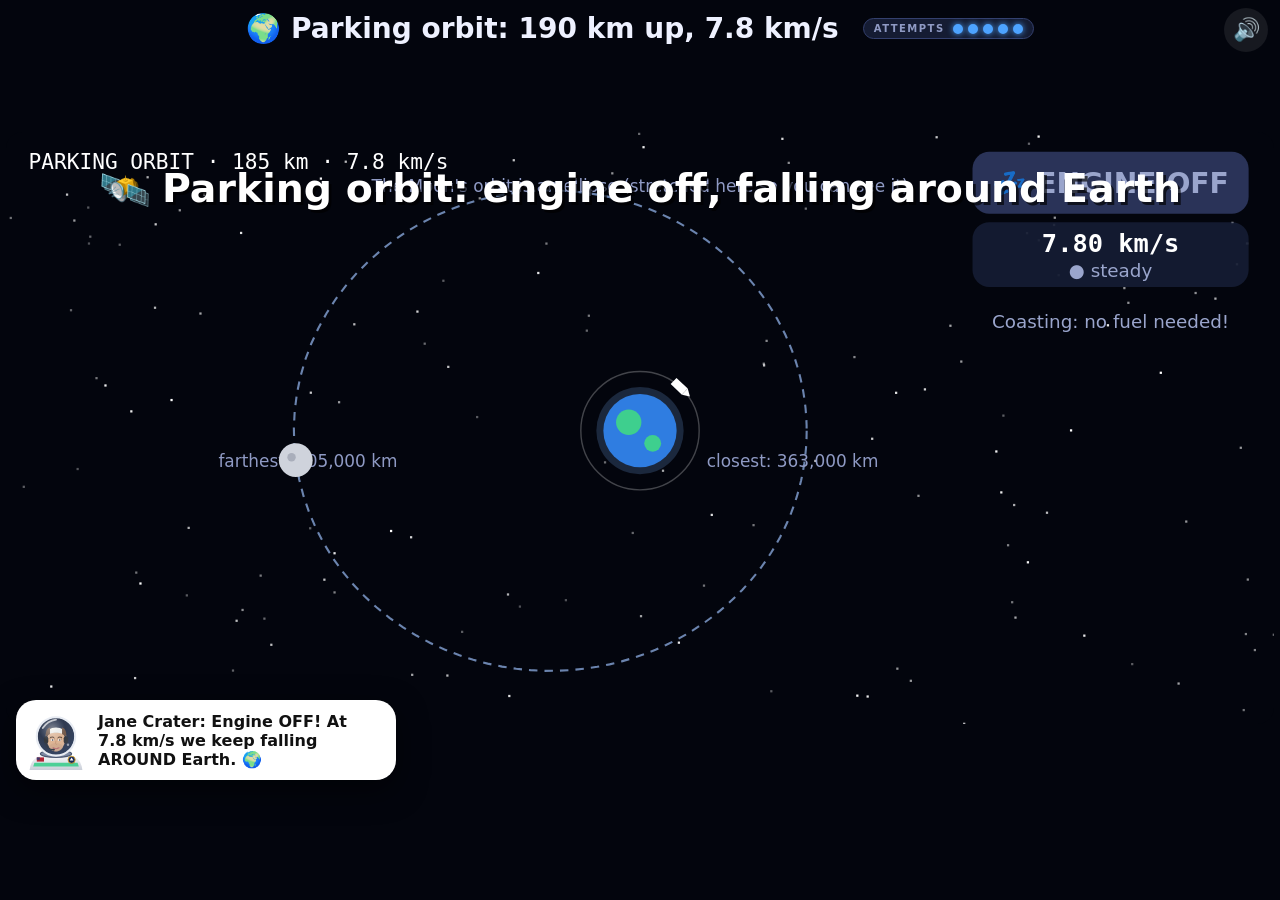
<file: 2d/flight2d.html>
<!DOCTYPE html>
<html lang="en">
<head>
  <meta charset="UTF-8">
  <meta name="viewport" content="width=device-width, initial-scale=1.0">
  <title>Mission Control: Moon (2D orbits)</title>
  <style>body{background:#03050d}</style>
  <link rel="stylesheet" href="style.css?v=20">
</head>
<body>
  <!-- HUD: money + mass, always on top -->
  <header id="hud" class="hidden">
    <div class="hud-item">💰 <b id="hudMoney">$5.0B</b>
      <div class="meter"><div id="hudMoneyBar"></div></div>
    </div>
    <div class="hud-item">⚖️ <b id="hudMass">0 t</b></div>
    <div class="hud-item" id="hudGoal"></div>
  </header>

  <!-- Every screen is drawn into here by game.js -->
  <main id="app"></main>

  <!-- Character speech bubble -->
  <div id="bubble" class="hidden">
    <div id="bubbleFace"></div>
    <div id="bubbleText"></div>
  </div>

  <!-- Pop-up card for events -->
  <div id="modal" class="hidden"><div id="modalBox"></div></div>

  <!-- Sound on/off button -->
  <button id="muteBtn" onclick="this.textContent = sfx.toggle() ? '🔇' : '🔊'">🔊</button>

  <script src="sound.js?v=20"></script>
  <script src="game.js?v=20"></script>
  <script src="assembly.js?v=20"></script>
  <script src="flight.js?v=21"></script>
  <script src="launchday.js?v=20"></script>
  <script src="space.js?v=20"></script>
  <script src="moon.js?v=20"></script>
  <script src="artemis.js?v=20"></script>
  <script src="cb-logic.js?v=20"></script>
  <script src="cb-view.js?v=20"></script>
  <script src="bridge.js?v=8"></script>
</body>
</html>
</file>
<file: 2d/style.css>
:root {
  --bg: #070b1a;
  --panel: #121a35;
  --tile: #1a2448;
  --text: #eef1ff;
  --muted: #8f9ac4;
  --accent: #4da3ff;
  --good: #3ecf8e;
  --warn: #ffb547;
  --bad: #ff5c6c;
  --fuel: #ff8a3d;
}

* { box-sizing: border-box; }
body {
  margin: 0; min-height: 100vh; overflow-x: hidden;
  font-family: system-ui, -apple-system, "Segoe UI", sans-serif;
  color: var(--text);
  background: var(--bg) radial-gradient(ellipse at 70% -10%, #23336e 0%, transparent 60%);
  user-select: none;
}
/* twinkling stars in the background */
body::before {
  content: ""; position: fixed; inset: 0; z-index: -1; opacity: .6;
  background-image:
    radial-gradient(1.5px 1.5px at 10% 20%, #fff, transparent),
    radial-gradient(1px 1px at 30% 70%, #fff, transparent),
    radial-gradient(1.5px 1.5px at 55% 35%, #fff, transparent),
    radial-gradient(1px 1px at 75% 80%, #fff, transparent),
    radial-gradient(1.5px 1.5px at 90% 15%, #fff, transparent),
    radial-gradient(1px 1px at 45% 90%, #fff, transparent);
  animation: twinkle 4s infinite alternate;
}
@keyframes twinkle { to { opacity: .25; } }

.hidden { display: none !important; }

/* ===== HUD ===== */
#hud {
  position: sticky; top: 0; z-index: 20;
  display: flex; gap: 28px; justify-content: center; align-items: center;
  padding: 10px; background: #070b1aee; border-bottom: 1px solid #22305e; font-size: 18px;
}
.hud-item { display: flex; align-items: center; gap: 8px; }
.meter { width: 120px; height: 10px; background: #0006; border-radius: 6px; overflow: hidden; }
.meter div { height: 100%; background: var(--good); transition: width .4s, background .4s; }

main { max-width: 1100px; margin: 0 auto; padding: 20px 16px 140px; }

h1.title { font-size: clamp(36px, 7vw, 72px); margin: 40px 0 0; text-align: center; letter-spacing: 1px; }
h2 { text-align: center; font-size: 28px; margin: 10px 0 20px; }
.center { text-align: center; }
.sub { color: var(--muted); text-align: center; font-size: 18px; }

/* ===== Buttons ===== */
.btn {
  border: 0; border-radius: 14px; padding: 16px 34px; font-size: 22px; font-weight: 800;
  cursor: pointer; background: var(--accent); color: #fff; box-shadow: 0 6px 0 #2a6fc0;
  transition: transform .08s;
}
.btn:active { transform: translateY(4px); box-shadow: 0 2px 0 #2a6fc0; }
.btn.big { font-size: 32px; padding: 20px 60px; }
.btn.go { background: var(--good); box-shadow: 0 6px 0 #22935f; }
.btn.ghost { background: transparent; box-shadow: none; border: 2px solid #34406e; color: var(--muted); }
.btn:disabled { opacity: .4; }
.actions { display: flex; gap: 14px; justify-content: center; margin-top: 26px; flex-wrap: wrap; }

/* ===== Crew faces ===== */
.crew-row { display: flex; justify-content: center; gap: 18px; flex-wrap: wrap; margin: 30px 0; }
.face { text-align: center; cursor: pointer; transition: transform .15s, opacity .2s; }
.face svg { width: 90px; height: 90px; display: block; margin: auto; }
.face .nm { font-weight: 700; }
.face .rl { font-size: 12px; color: var(--muted); }
.face.off { opacity: .3; filter: grayscale(1); }
.face:hover { transform: scale(1.07); }
.bounce { animation: bounce 1.6s infinite; }
@keyframes bounce { 50% { transform: translateY(-8px); } }

/* ===== Big mission tiles ===== */
.tiles { display: grid; grid-template-columns: repeat(auto-fit, minmax(230px, 1fr)); gap: 18px; }
.mtile {
  background: var(--tile); border-radius: 20px; padding: 26px; text-align: center; cursor: pointer;
  border: 3px solid transparent; transition: transform .15s, border-color .15s;
}
.mtile:hover { transform: translateY(-6px); border-color: var(--accent); }
.mtile .ico { font-size: 70px; }
.mtile .nm { font-size: 22px; font-weight: 800; margin-top: 6px; }
.stars { color: var(--warn); font-size: 22px; letter-spacing: 2px; }

/* ===== Build screen ===== */
.build { display: grid; grid-template-columns: 300px 1fr; gap: 24px; align-items: start; }
@media (max-width: 820px) { .build { grid-template-columns: 1fr; } }
.ship-box { background: var(--panel); border-radius: 20px; padding: 12px; position: sticky; top: 70px; text-align: center; }
.ship-box svg { width: 100%; height: 420px; }
.ship-total { font-size: 15px; color: var(--muted); }
.legend { display: flex; justify-content: center; gap: 10px; font-size: 12px; color: var(--muted); }
.legend i { display: inline-block; width: 10px; height: 10px; border-radius: 3px; margin-right: 3px; vertical-align: middle; }

.group { margin-bottom: 14px; }
.group h3 { margin: 0 0 8px; font-size: 14px; color: var(--muted); text-transform: uppercase; letter-spacing: 1px; }
.parts { display: flex; flex-wrap: wrap; gap: 10px; }
.part {
  background: var(--tile); border-radius: 14px; width: 110px; padding: 10px 6px; text-align: center;
  cursor: pointer; border: 3px solid transparent; position: relative; transition: transform .1s;
}
.part:hover { transform: scale(1.05); }
.part.on { border-color: var(--good); background: #1c3a3a; }
.part.lock { opacity: .25; cursor: not-allowed; }
.part .ico { font-size: 34px; }
.part .nm { font-size: 13px; font-weight: 700; }
.part .kg { font-size: 11px; color: var(--muted); }
.part .tick { position: absolute; top: 4px; right: 6px; font-size: 14px; }

.spare { display: flex; align-items: center; gap: 12px; }
.spare button { width: 40px; height: 40px; border-radius: 10px; border: 0; font-size: 22px; background: var(--tile); color: #fff; cursor: pointer; }
.spare b { font-size: 22px; min-width: 50px; text-align: center; }

/* floating "+1,200 kg fuel" text */
.pop {
  position: fixed; z-index: 50; font-weight: 800; font-size: 20px; pointer-events: none;
  animation: floatUp 1.4s ease-out forwards; text-shadow: 0 2px 6px #000;
}
@keyframes floatUp { to { transform: translateY(-70px); opacity: 0; } }

/* ===== Rocket screen ===== */
.rockets { display: flex; justify-content: center; align-items: flex-end; gap: 18px; flex-wrap: wrap; }
.rk { text-align: center; cursor: pointer; padding: 10px; border-radius: 16px; border: 3px solid transparent; transition: transform .15s; width: 150px; }
.rk:hover { transform: translateY(-6px); }
.rk.sel { border-color: var(--accent); background: #ffffff0d; }
.rk svg { display: block; margin: auto; }
.rk .nm { font-weight: 800; }
.rk .price { color: var(--warn); font-weight: 700; }
.rk .cap { font-size: 12px; color: var(--muted); }
.rk .verdict { font-size: 26px; height: 32px; }
.rk.shake svg { animation: shake .4s; }
@keyframes shake { 25% { transform: translateX(-5px); } 75% { transform: translateX(5px); } }

/* ===== Flight ===== */
canvas { width: 100%; max-width: 900px; display: block; margin: auto; border-radius: 20px; background: #03050d; }

/* ===== Speech bubble ===== */
#bubble {
  position: fixed; left: 50%; bottom: 18px; transform: translateX(-50%); z-index: 30;
  display: flex; align-items: center; gap: 12px; max-width: 640px; width: calc(100% - 32px);
  background: #fff; color: #111; border-radius: 20px; padding: 10px 18px 10px 10px;
  box-shadow: 0 10px 30px #0008; font-size: 18px; font-weight: 600;
  animation: pop .25s;
}
#bubbleFace svg { width: 60px; height: 60px; display: block; }
@keyframes pop { from { transform: translateX(-50%) scale(.8); opacity: 0; } }

/* ===== Modal (events) ===== */
#modal { position: fixed; inset: 0; z-index: 40; background: #000a; display: flex; align-items: center; justify-content: center; padding: 16px; }
#modalBox { background: var(--panel); border-radius: 22px; padding: 26px; max-width: 480px; width: 100%; text-align: center; animation: pop2 .25s; }
@keyframes pop2 { from { transform: scale(.8); opacity: 0; } }
#modalBox .ico { font-size: 70px; }
#modalBox .choices { display: grid; gap: 10px; margin-top: 16px; }
#modalBox .choices button { font-size: 18px; padding: 14px; }

#muteBtn { position: fixed; top: 8px; right: 12px; z-index: 60; background: #ffffff14; border: 0; border-radius: 50%; width: 44px; height: 44px; font-size: 22px; cursor: pointer; }

/* ===== Orbit mini-game controls ===== */
.ctrl { display: flex; justify-content: center; align-items: center; gap: 20px; margin-top: 14px; flex-wrap: wrap; }
#brakeBtn { background: var(--bad); box-shadow: 0 6px 0 #b03040; font-size: 26px; padding: 18px 50px; touch-action: none; }
#brakeBtn.firing { transform: translateY(4px); box-shadow: 0 2px 0 #b03040; background: #ff7a86; }
.fuelbox { min-width: 200px; }
.fuelbox .meter { width: 200px; height: 16px; }
.fuelbox .meter div { background: var(--fuel); }
.tip { text-align: center; color: var(--muted); font-size: 16px; margin-top: 8px; }
.shake-screen { animation: shake .15s infinite; }

/* ===== Report ===== */
.result { font-size: 46px; font-weight: 900; text-align: center; }
.result.good { color: var(--good); } .result.bad { color: var(--bad); }
.bigstars { color: var(--warn); font-size: 60px; text-align: center; letter-spacing: 8px; }
.bigstars .dim { color: #ffffff22; }
.score { text-align: center; font-size: 22px; color: var(--muted); }
.why { display: grid; gap: 12px; max-width: 640px; margin: 20px auto; }
.whycard { display: flex; gap: 14px; align-items: center; background: var(--tile); border-radius: 16px; padding: 14px 18px; font-size: 18px; border-left: 6px solid var(--accent); }
.whycard .ico { font-size: 36px; }
.whycard.good { border-color: var(--good); } .whycard.bad { border-color: var(--bad); } .whycard.warn { border-color: var(--warn); }
details { max-width: 640px; margin: 0 auto; color: var(--muted); }
summary { cursor: pointer; text-align: center; }

/* ===== GO/NO-GO poll ===== */
.poll { position: absolute; top: 14px; left: 50%; transform: translateX(-50%); width: min(420px, 90%); pointer-events: none; }
.poll-title { background: #000b; padding: 8px 14px; border-radius: 10px; font-weight: 800; margin-bottom: 6px; text-align: center; }
.poll-row { display: flex; justify-content: space-between; background: #000a; padding: 4px 14px; border-radius: 8px; margin: 3px 0; font-family: ui-monospace, monospace; font-size: 17px; animation: pop2 .2s; }
.go-tag { color: var(--good); }
.count { font-size: 110px; font-weight: 900; text-align: center; color: #fff; text-shadow: 0 4px 20px #000; animation: pop2 .3s; }

/* ===== Full-screen flight view ===== */
.fview { position: fixed; inset: 0; z-index: 25; background: #03050d; display: flex; flex-direction: column; align-items: center; }
.ftop { display: flex; gap: 24px; align-items: center; justify-content: center; width: 100%; padding: 6px 70px 0; }
.ftop h2 { margin: 6px 0; font-size: clamp(18px, 2.4vw, 28px); }
.fstage { flex: 1; min-height: 0; width: 100%; position: relative; display: flex; align-items: center; justify-content: center; }
.fview canvas { max-width: none; width: auto; border-radius: 16px; }
.fbottom { width: 100%; padding: 0 16px 10px; min-height: 96px; }
.fbottom .ctrl { margin-top: 6px; }
.fbottom .btn { margin: 0; }
.fbottom #tliCtrl { display: flex; flex-wrap: wrap; gap: 8px; justify-content: center; }
.fbottom #tliCtrl.hidden { display: none; }
.fbottom #tliCtrl .btn { font-size: 15px; padding: 9px 14px; }
.lives { font-size: 24px; letter-spacing: 2px; white-space: nowrap; }
.lives .lost { filter: grayscale(1); opacity: .25; }
body.flying #bubble { pointer-events: none; bottom: 120px; top: auto; left: 16px; transform: none; max-width: 380px; width: auto; animation: none; font-size: 16px; }
body.flying #hud { display: none; }

/* ===== "Why can't we jump 6×?" box + explainer page ===== */
.askbox { position: absolute; right: 18px; top: 38%; width: 210px; background: #151c33f2; border: 2px solid #ffd27a; border-radius: 16px; padding: 12px 14px; cursor: pointer; z-index: 5; animation: pop2 .3s; box-shadow: 0 8px 24px #0008; }
.askbox:hover { transform: scale(1.04); }
.askbox .q { font-size: 30px; }
.askbox b { display: block; font-size: 15px; margin: 4px 0; }
.askbox span { color: #ffd27a; font-size: 13px; }
#explainer { position: fixed; inset: 0; z-index: 70; background: #070b1af7; overflow-y: auto; padding: 24px 16px 60px; }
#explainer .ex { max-width: 780px; margin: 0 auto; }
#explainer h1 { font-size: clamp(22px, 3.4vw, 34px); text-align: center; }
.excard { background: var(--panel); border-radius: 16px; padding: 14px 20px; margin: 14px 0; line-height: 1.55; }
.excard h3 { color: var(--accent); margin: 4px 0 6px; font-size: 18px; }
.exrow { display: flex; gap: 30px; justify-content: center; flex-wrap: wrap; text-align: center; }
.exrow .cap { font-size: 13px; color: var(--muted); max-width: 160px; margin: 0 auto; }
.jbar { display: grid; grid-template-columns: 230px 1fr 60px; gap: 10px; align-items: center; margin: 8px 0; font-size: 14px; }
.jbar .track { background: #0006; height: 16px; border-radius: 8px; overflow: hidden; }
.jbar .track div { height: 100%; border-radius: 8px; }
@media (max-width: 600px) { .jbar { grid-template-columns: 1fr 60px; } .jbar .track { grid-column: 1 / -1; } }

/* ===== Moon Colony Builder ===== */
.cbv .cbtop { display: flex; flex-wrap: wrap; gap: 8px; padding: 8px 180px 6px 12px; justify-content: center; align-items: center; width: 100%; }
.cbchips { display: flex; flex-wrap: wrap; gap: 6px; justify-content: center; }
.cbchip { background: #151c33; border-radius: 10px; padding: 4px 10px; font-size: 11px; display: flex; flex-direction: column; min-width: 82px; }
.cbchip span { color: var(--muted); } .cbchip b { font-size: 14px; }
.cbchip.warn b { color: var(--warn); } .cbchip.bad { background: #3a1820; } .cbchip.bad b { color: var(--bad); }
.cbspeed { display: flex; gap: 4px; align-items: center; }
.cbspeed button { border: 0; border-radius: 8px; padding: 8px 10px; background: #151c33; color: #fff; font-weight: 800; cursor: pointer; }
.cbspeed button.on { background: var(--accent); }
.cbmain { flex: 1; display: flex; width: 100%; min-height: 0; gap: 8px; padding: 0 8px 8px; }
.cbmain .fstage { flex: 1; }
.cbside { width: 340px; overflow-y: auto; background: #0e1430; border-radius: 14px; padding: 10px 12px; font-size: 14px; }
@media (max-width: 900px) { .cbmain { flex-direction: column; } .cbside { width: auto; max-height: 40vh; } .cbv .cbtop { padding-right: 12px; } }
.steps { display: flex; gap: 4px; flex-wrap: wrap; margin-bottom: 8px; }
.steps span { width: 22px; height: 22px; border-radius: 50%; background: #1a2448; font-size: 11px; display: inline-flex; align-items: center; justify-content: center; color: var(--muted); }
.steps span.done { background: #22935f; color: #fff; } .steps span.now { background: var(--accent); color: #fff; font-weight: 800; }
.stepcard .stepn { font-size: 11px; color: var(--accent); font-weight: 800; letter-spacing: 1px; }
.stepcard h3 { margin: 2px 0 6px; font-size: 18px; color: #fff; }
.stepcard p { margin: 6px 0; } .stepcard .route { color: #cfd8ee; font-size: 13px; }
.stepcard details { background: #151c33; border-radius: 8px; padding: 6px 10px; margin: 6px 0; font-size: 13px; }
.stepcard summary { cursor: pointer; font-weight: 700; }
.stepcard .acts { display: grid; gap: 8px; margin-top: 10px; }
.stepcard .acts .btn { font-size: 15px; padding: 10px 12px; box-shadow: 0 4px 0 #2a6fc0; }
.stepcard .acts .btn.go { box-shadow: 0 4px 0 #22935f; } .stepcard .acts .btn.ghost { box-shadow: none; }
.shiplist h4 { margin: 14px 0 6px; } .shiplist .ship { display: flex; flex-direction: column; background: #151c33; border-radius: 8px; padding: 6px 10px; margin-bottom: 6px; }
.shiplist small { color: var(--muted); }
.fuelbar span { font-size: 13px; } .fuelbar div { height: 10px; background: #0006; border-radius: 6px; overflow: hidden; margin: 4px 0; } .fuelbar i { display: block; height: 100%; background: var(--fuel); }
.emerg { position: fixed; right: 66px; top: 8px; z-index: 28; background: #4a1a22; color: #fff; border: 2px solid var(--bad); border-radius: 12px; padding: 8px 14px; font-weight: 800; cursor: pointer; font-size: 14px; }
.emerg.blink { animation: blinkred .5s infinite alternate; }
@keyframes blinkred { to { background: #ff2b45; box-shadow: 0 0 24px #ff2b45; } }
.cbtoasts { position: absolute; left: 12px; top: 10px; width: 330px; display: grid; gap: 6px; z-index: 4; }
.cbtoast { background: #0b1020ee; border-left: 4px solid #ffd27a; border-radius: 10px; padding: 8px 10px; font-size: 13px; animation: pop2 .25s; }
.cbtoast details { color: #cfd8ee; font-size: 12px; margin-top: 4px; } .cbtoast summary { cursor: pointer; color: #ffd27a; }
#modalBox.wide { max-width: 920px; }
.shipgrid { display: grid; grid-template-columns: 320px 1fr; gap: 14px; text-align: left; }
@media (max-width: 820px) { .shipgrid { grid-template-columns: 1fr; } }
.shipgrid select { width: 100%; padding: 8px; border-radius: 8px; background: var(--tile); color: #fff; border: 1px solid #34406e; font-size: 14px; margin: 4px 0; }
.shipgrid canvas { width: 100%; border-radius: 10px; margin-top: 6px; }
.qty { display: flex; gap: 10px; align-items: center; margin: 6px 0; } .qty button { width: 34px; height: 34px; border: 0; border-radius: 8px; background: var(--tile); color: #fff; font-size: 18px; cursor: pointer; }
.rcards { display: grid; grid-template-columns: repeat(3, 1fr); gap: 8px; align-content: start; }
.rcard { background: var(--tile); border: 2px solid transparent; border-radius: 12px; padding: 8px; font-size: 13px; cursor: pointer; display: grid; gap: 3px; }
.rcard.sel { border-color: var(--accent); background: #22305a; } .rcard .rt { font-weight: 800; font-size: 16px; }
.sm { font-size: 12px; color: var(--muted); }
.cal { grid-column: 1 / -1; display: flex; flex-wrap: wrap; gap: 3px; margin-top: 4px; }
.cal .sm { width: 100%; }
.cal span { width: 22px; height: 22px; font-size: 10px; display: inline-flex; align-items: center; justify-content: center; border-radius: 5px; background: #0006; }
.cal .win { background: #22935f; } .cal .today { outline: 2px solid #ffd27a; }
.countdown { font-size: 20px; font-weight: 800; color: var(--warn); } .countdown span { display: block; font-size: 13px; color: var(--muted); font-weight: 400; }
#modalBox { max-height: 92vh; overflow-y: auto; }

/* ATTEMPTS counter (replaces hearts) */
.att { display: inline-flex; align-items: center; gap: 5px; background: #151c33; border: 1px solid #34406e; border-radius: 999px; padding: 4px 10px; vertical-align: middle; }
.att small { font-size: 10px; letter-spacing: 1.5px; color: var(--muted); font-weight: 800; margin-right: 3px; }
.att i { width: 10px; height: 10px; border-radius: 50%; border: 2px solid #4da3ff; display: inline-block; }
.att i.on { background: #4da3ff; box-shadow: 0 0 6px #4da3ff; }
.lives { font-size: 14px; }

/* ===== Launch Day Go / No-Go panel ===== */
.ld { max-width: 1180px; margin: 0 auto; }
.ld h2 { text-align: center; margin-bottom: 4px; }
.ld > .sub { text-align: center; }
.ldgrid { display: grid; grid-template-columns: 1.15fr 1fr; gap: 16px; align-items: start; }
@media (max-width: 860px) { .ldgrid { grid-template-columns: 1fr; } }
.ldcard { background: #151c33; border: 1px solid #2a3358; border-radius: 16px; padding: 12px 14px; margin-bottom: 12px; }
.ldcard h3 { margin: 0 0 8px; font-size: 16px; } .ldcard h3 small { color: #9aa5cc; font-weight: 400; }
.ldcal { display: grid; grid-template-columns: repeat(10, 1fr); gap: 5px; }
@media (max-width: 600px) { .ldcal { grid-template-columns: repeat(6, 1fr); } }
.ldday { background: #0b1020; border: 2px solid #2a3358; border-radius: 10px; color: #fff; padding: 4px 2px; cursor: pointer; display: flex; flex-direction: column; align-items: center; font: inherit; line-height: 1.1; }
.ldday small { font-size: 10px; color: #9aa5cc; } .ldday b { font-size: 16px; } .ldday span { font-size: 13px; }
.ldday.on { border-color: #ffd27a; background: #2a2a12; }
.ldday:hover { border-color: #7fd3ff; }
.ldslider { position: relative; height: 34px; }
.ldband { position: absolute; left: 0; right: 0; top: 11px; height: 12px; border-radius: 6px; background: #2a3358; outline: 1px solid #2a3358; }
.ldslider input { position: absolute; inset: 0; width: 100%; margin: 0; background: transparent; accent-color: #ffd27a; }
.ldticks { display: flex; justify-content: space-between; font-size: 11px; color: #9aa5cc; }
.ldsites { display: flex; flex-wrap: wrap; gap: 6px; margin-bottom: 8px; }
.ldsites .btn { font-size: 13px; padding: 7px 10px; margin: 0; }
.ldrow { border-radius: 12px; background: #0b1020; margin-bottom: 8px; border-left: 6px solid #2a3358; }
.ldrow.go { border-left-color: #3ecf8e; } .ldrow.caution { border-left-color: #ffb547; } .ldrow.nogo { border-left-color: #ff5c6c; }
.ldrow summary { display: flex; align-items: center; gap: 10px; padding: 10px 12px; cursor: pointer; list-style: none; }
.ldrow summary::-webkit-details-marker { display: none; }
.ldrow .lt { font-size: 24px; } .ldrow .nm { flex: 1; font-weight: 700; } .ldrow .nm small { display: block; font-weight: 400; color: #9aa5cc; font-size: 12px; }
.ldrow p { margin: 0 12px 10px; font-size: 14px; } .ldrow p.why { color: #cfd8ee; font-size: 13px; }
.go-go { color: #3ecf8e; } .go-caution { color: #ffb547; } .go-nogo { color: #ff5c6c; } .go-skip, .go-later { color: #9aa5cc; }
</file>
